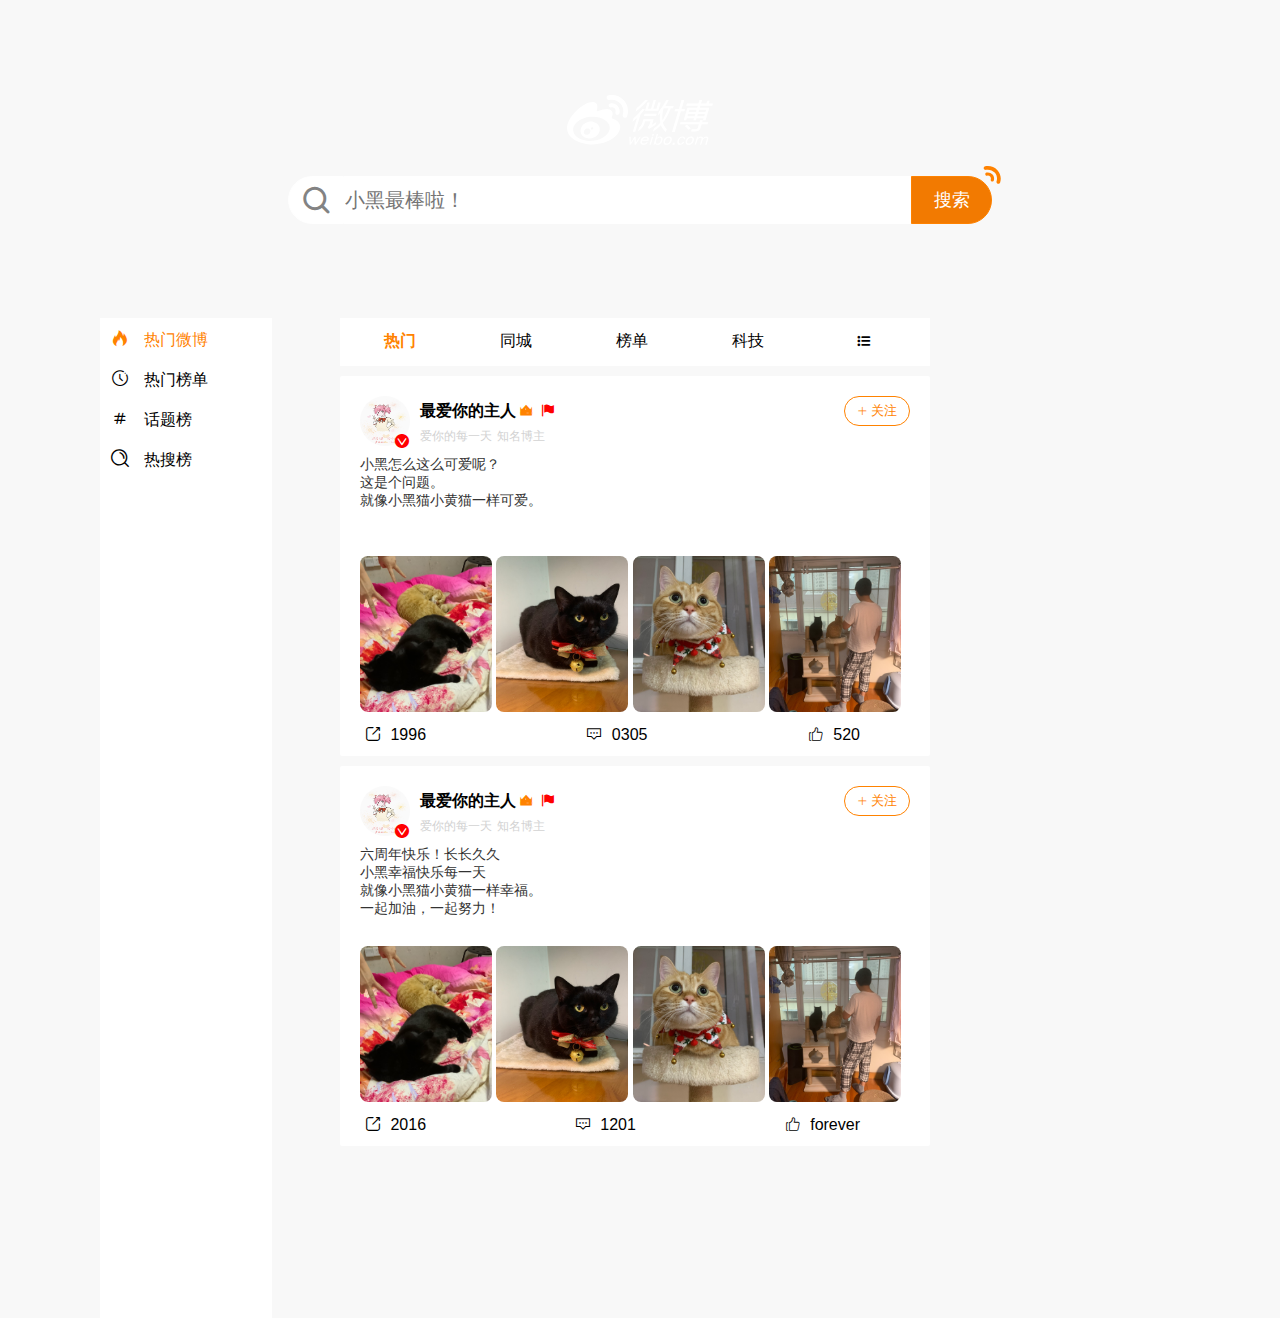
<file: index.html>
<!DOCTYPE html>
<html lang="en">
  <head>
    <meta charset="UTF-8" />
    <meta http-equiv="X-UA-Compatible" content="IE=edge" />
    <meta name="viewport" content="width=device-width, initial-scale=1.0" />
    <title>旧浪微博 - 随时随地回顾往事</title>
    <link rel="icon" href="https://weibo.com/favicon.ico" />
    <link rel="stylesheet" href="./css/base.css" />
    <link rel="stylesheet" href="./css/index.css" />
    <link rel="stylesheet" href="./font/iconfont.css" />
  </head>
  <body>
    <!-- header -->
    <div id="header">
      <video
        loop="loop"
        autoplay="autoplay"
        muted="muted"
        src="https://a.sinaimg.cn/mintra/pic/2112130543/weibo_login.mp4"
        poster="https://a.sinaimg.cn/mintra/pic/2112130400/18weibo_login.png"
      >
        抱歉，您的浏览器不支持内嵌视频
      </video>
      <!-- search bar on top -->
      <div class="header-center">
        <div class="header-center-logo">
          <img src="./images/logo.svg" alt="sinaimg" />
        </div>
        <div class="header-center-input">
          <div class="header-center-input-icon">
            <span class="iconfont icon-search1"></span>
          </div>
          <input
            type="text"
            placeholder="小黑最棒啦！"
            class="header-center-input-form"
          />
          <div class="header-center-input-search">搜索</div>
          <div class="header-center-input-search-logo">
            <img src="./images/search-log.svg" alt="" />
          </div>
        </div>
      </div>
    </div>
    <!-- nav bar -->
    <div id="nav">
      <div class="nav-center">
        <div class="nav-center-logo">
          <img src="./images/logo.jpg" alt="weibologo" />
        </div>
        <div class="nav-center-search">
          <div class="iconfont icon-search1 active"></div>
          <input type="text" placeholder="搜索微博" />
          <div class="nav-center-search-radius"></div>
          <div class="search-history">暂无搜索历史</div>
        </div>
        <div class="nav-center-five">
          <div class="iconfont icon-shouye"></div>
          <div class="iconfont icon-shipin"></div>
          <div class="iconfont icon-huo"></div>
          <div class="iconfont icon-duanxin"></div>
          <div class="iconfont icon-geren"></div>
        </div>
        <div class="nav-center-functions">
          <div class="nav-center-login">登录</div>
          <div class="nav-center-register">注册</div>
          <div class="nav-center-mode iconfont icon-weibiaoti-"></div>
          <div class="nav-center-publish iconfont icon-liuyan"></div>
        </div>
        <div class="nav-center-divider">
          <img src="./images/DividerTall.png" alt="" />
        </div>
        <div class="nav-center-accessibility">无障碍</div>
      </div>
    </div>
    <!-- main part -->
    <div id="main">
      <div class="main-center">
        <div class="main-left">
          <div>
            <span class="iconfont icon-huo"></span>
            热门微博
          </div>
          <div>
            <span class="iconfont icon-shizhong"></span>
            热门榜单
          </div>
          <div>
            <span class="iconfont icon-huatifuhao"></span>
            话题榜
          </div>
          <div>
            <span class="iconfont icon-search"></span>
            热搜榜
          </div>
        </div>
        <!-- main part of page -->
        <div class="main">
          <div class="main-top">
            <div>热门</div>
            <div>同城</div>
            <div>榜单</div>
            <div>科技</div>
            <div class="iconfont icon-et-more1"></div>
          </div>
          <div class="main-scroller-container">
            <div class="scroller-item">
              <div class="feed-avatar">
                <img src="./images/avatar.jpeg" alt="avatar-img" />
                <span class="iconfont icon-renzheng"></span>
              </div>
              <div class="feed-head">
                <div class="head-nick">
                  <div class="head-name">最爱你的主人</div>
                  <span class="iconfont icon-huangguan"></span>
                  <span class="iconfont icon-hongqi"></span>
                </div>
                <div class="head-info">
                  <div class="head-info-time">爱你的每一天</div>
                  <div class="head-info-profile">知名博主</div>
                </div>
              </div>
              <div class="feed-follow">
                <span class="iconfont icon-jiahao1"></span>
                关注
              </div>
              <div class="blog">
                <div>
                  小黑怎么这么可爱呢？<br />
                  这是个问题。<br />
                  就像小黑猫小黄猫一样可爱。
                </div>
                <img src="./images/4.jpeg" alt="" />
                <img src="./images/2.jpeg" alt="" />
                <img src="./images/3.jpeg" alt="" />
                <img src="./images/1.jpeg" alt="" />
              </div>
              <div class="toolbar">
                <div class="share">
                  <span class="icon iconfont icon-fenxiang_2"></span>
                  1996
                </div>
                <div class="comment">
                  <span class="icon iconfont icon-pinglun"></span>
                  0305
                </div>
                <div class="like">
                  <span class="icon iconfont icon-dianzan"></span>
                  520
                </div>
              </div>
            </div>
            <div class="scroller-item">
              <div class="feed-avatar">
                <img src="./images/avatar.jpeg" alt="avatar-img" />
                <span class="iconfont icon-renzheng"></span>
              </div>
              <div class="feed-head">
                <div class="head-nick">
                  <div class="head-name">最爱你的主人</div>
                  <span class="iconfont icon-huangguan"></span>
                  <span class="iconfont icon-hongqi"></span>
                </div>
                <div class="head-info">
                  <div class="head-info-time">爱你的每一天</div>
                  <div class="head-info-profile">知名博主</div>
                </div>
              </div>
              <div class="feed-follow">
                <span class="iconfont icon-jiahao1"></span>
                关注
              </div>
              <div class="blog">
                <div>
                  六周年快乐！长长久久<br />
                  小黑幸福快乐每一天<br />
                  就像小黑猫小黄猫一样幸福。 <br />
                  一起加油，一起努力！ <br />
                </div>
                <img src="./images/4.jpeg" alt="" />
                <img src="./images/2.jpeg" alt="" />
                <img src="./images/3.jpeg" alt="" />
                <img src="./images/1.jpeg" alt="" />
              </div>
              <div class="toolbar">
                <div class="share">
                  <span class="icon iconfont icon-fenxiang_2"></span>
                  2016
                </div>
                <div class="comment">
                  <span class="icon iconfont icon-pinglun"></span>
                  1201
                </div>
                <div class="like">
                  <span class="icon iconfont icon-dianzan"></span>
                  forever
                </div>
              </div>
            </div>
          </div>
        </div>
        <div class="main-right">
          <div class="main-right-top">
            <img src="./images/text.png" alt="" />
            <div class="login">立即登录</div>
            <div class="register">
              还没有微博？
              <a href="">立即注册！</a>
            </div>
          </div>
          <div class="main-right-trends">
            <div class="trends-head">
              <div class="trends-head-title">微博热搜</div>
              <div class="trends-head-refresh">
                <div class="iconfont icon-shuaxin">点击刷新</div>
              </div>
            </div>
          </div>
        </div>
      </div>
    </div>
    <script src="./js/jquery-1.12.4.js"></script>
    <script src="./js/index.js"></script>
  </body>
</html>
</file>
<file: css/base.css>
body {
    margin: 0;
    padding: 0;
    font-family: "-apple-system","MIcrosoft YaHei",sans-serif !important;
    background-color: #F8F8F8;
}
blockquote, body, button, dd, dl, dt, fieldset, form, h1, h2, h3, h4, h5, h6, hr, input, legend, li, ol, p, pre, td, textarea, th, ul {
    margin: 0;
    padding: 0;
}
a {
    text-decoration: none;
    color:#999;
    font-size: 12px;
}
a:hover {
    color: #FE8C00;
}
p {
    margin-top: 0;
    margin-bottom: 0;
}
ul {
    margin: 0;
    padding: 0;
}
li {
    list-style: none;
    padding: 0;
    margin: 0;
}
dl {
    margin: 0;
}
dd {
    margin: 0;
}
input:focus {
    outline: none;
}
</file>
<file: css/index.css>
#header {
  width: 100%;
  height: 310px;
  position: relative;
}
#header video {
  width: 100%;
  height: 310px;
  bottom: 0;
  left: 50%;
  transform: translateX(-50%);
  position: absolute;
  z-index: 0;
  object-fit: cover;
}
#header .header-center {
  width: 1130px;
  height: 270px;
  margin: 0 auto;
  position: relative;
}
#header .header-center .header-center-logo {
  width: 146px;
  height: 50px;
  position: absolute;
  top: 35%;
  left: 50%;
  margin-left: -73px;
}
#header .header-center .header-center-input {
  width: 704px;
  height: 46px;
  position: absolute;
  top: 65%;
  left: 50%;
  margin-left: -352px;
}
#header .header-center .header-center-input-icon {
  width: 54px;
  height: 46px;
  background-color: white;
  text-align: center;
  line-height: 46px;
  border: 1px solid #fff;
  border-radius: 30px 0 0 30px;
  float: left;
}
#header .header-center .header-center-input-icon span {
  font-size: 30px;
  font-weight: bold;
  color: #838383;
}
#header .header-center .header-center-input-form {
  width: 565px;
  height: 46px;
  border: 1px solid #fff;
  float: left;
  line-height: 46px;
  font-size: 20px;
}
#header .header-center .header-center-input-search {
  width: 79px;
  height: 46px;
  background-color: #f27a01;
  border: 1px solid #ff8200;
  line-height: 46px;
  text-align: center;
  color: white;
  float: left;
  font-size: 18px;
  border-radius: 0 30px 30px 0;
}
#header .header-center .header-center-input-search:hover {
  background-color: #ff5900;
}
#header .header-center .header-center-input-search-logo {
  width: 50px;
  height: 40px;
  position: absolute;
  top: -10px;
  right: -10px;
}
#nav {
  width: 100%;
  height: 57px;
  background-color: white;
  border-top: 3px solid #ff8200;
  display: none;
  position: fixed;
  top: 0;
  z-index: 5;
}
#nav .nav-center {
  width: 1340px;
  height: 57px;
  margin: 0 auto;
}
#nav .nav-center .nav-center-logo {
  width: 127px;
  height: 43px;
  float: left;
}
#nav .nav-center .nav-center-logo img {
  width: 90px;
  margin-top: 12px;
  margin-left: 40px;
}
#nav .nav-center .nav-center-search {
  width: 200px;
  height: 32px;
  float: left;
  margin-top: 12.5px;
  margin-left: 20px;
}
#nav .nav-center .nav-center-search div {
  width: 32px;
  height: 32px;
  border: 1px solid #eee;
  border-radius: 15px 0 0 15px;
  float: left;
  background-color: #eee;
  text-align: center;
  line-height: 32px;
  font-size: 20px;
  color: black;
}
#nav .nav-center .nav-center-search input {
  width: 132px;
  height: 34px;
  float: left;
  border: none;
  background-color: #eee;
}
#nav .nav-center .nav-center-search .nav-center-search-radius {
  border-radius: 0 15px 15px 0;
}
#nav .nav-center .nav-center-search .search-history {
  width: 200px;
  height: 250px;
  background-color: white;
  border-radius: 0 0 5px 5px;
  margin-top: 5px;
  box-shadow: 1px 1px 1px #f5f5f5;
  text-align: center;
  line-height: 250px;
  display: none;
  font-size: 15px;
  z-index: 4;
}
#nav .nav-center .nav-center-five {
  width: 580px;
  height: 57px;
  float: left;
}
#nav .nav-center .nav-center-five div {
  width: 110px;
  height: 55px;
  text-align: center;
  line-height: 57px;
  float: left;
  font-size: 30px;
}
#nav .nav-center .nav-center-five div:nth-child(3) {
  color: #ff8200;
  border-bottom: 2px solid #ff8200;
}
#nav .nav-center .nav-center-five div:hover {
  color: #ff8200;
  cursor: pointer;
}
#nav .nav-center .nav-center-functions {
  width: 256px;
  height: 30px;
  float: left;
  margin-top: 13px;
}
#nav .nav-center .nav-center-functions .nav-center-login,
#nav .nav-center .nav-center-functions .nav-center-register {
  width: 60px;
  height: 30px;
  border-radius: 15px;
  text-align: center;
  line-height: 30px;
  float: left;
}
#nav .nav-center .nav-center-functions .nav-center-login {
  background-color: #ff8200;
  color: #fff;
}
#nav .nav-center .nav-center-functions .nav-center-register {
  color: #ccc;
  padding: 0 10px;
}
#nav .nav-center .nav-center-functions .nav-center-mode {
  width: 30px;
  height: 30px;
  border-radius: 15px;
  float: left;
  background-color: #eee;
  text-align: center;
  line-height: 30px;
  margin-left: 20px;
}
#nav .nav-center .nav-center-functions .nav-center-publish {
  width: 30px;
  height: 30px;
  border-radius: 15px;
  float: left;
  background-color: #ff8200;
  text-align: center;
  line-height: 30px;
  margin-left: 20px;
  color: white;
}
#nav .nav-center .nav-center-functions div {
  cursor: pointer;
}
#nav .nav-center .nav-center-divider {
  width: 5px;
  height: 50px;
  float: left;
}
#nav .nav-center .nav-center-divider img {
  width: 4px;
  height: 30px;
  margin-top: 12px;
}
#nav .nav-center .nav-center-accessibility {
  width: 66px;
  height: 30px;
  border-radius: 15px;
  background-color: #eee;
  text-align: center;
  line-height: 30px;
  float: left;
  margin-top: 13px;
  margin-left: 15px;
}
#nav .nav-center .nav-center-accessibility:hover {
  cursor: pointer;
}
#main {
  width: 100%;
  background: #f5f5f5;
  margin-top: 8px;
}
#main .main-center {
  width: 100%;
  background: #f5f5f5;
  margin: 0 auto;
  position: relative;
}
#main .main-center .main-left {
  width: 172px;
  height: 1000px;
  background-color: #fff;
  position: absolute;
  left: 100px;
}
#main .main-center .main-left div {
  width: 172px;
  height: 40px;
  font-size: 16px;
  line-height: 40px;
}
#main .main-center .main-left div span {
  display: inline-block;
  width: 40px;
  text-align: center;
  font-size: 18px;
}
#main .main-center .main-left div:nth-child(1) {
  color: #ff8200;
}
#main .main-center .main-left div:hover {
  background-color: #eee;
  cursor: pointer;
}
#main .main-center .main {
  width: 640px;
  height: 1000px;
  position: absolute;
  left: 330px;
  margin-left: 10px;
}
#main .main-center .main .main-top {
  width: 590px;
  height: 48px;
  background-color: white;
}
#main .main-center .main .main-top div {
  width: 70px;
  height: 30px;
  float: left;
  margin: 5px 8px;
  text-align: center;
  line-height: 30px;
  padding: 3px 15px;
}
#main .main-center .main .main-top div:nth-child(1) {
  color: #ff8200;
  font-weight: bold;
  margin-left: 10px;
}
#main .main-center .main .main-top div:hover {
  cursor: pointer;
  color: #ff8200;
  background-color: rgba(255, 130, 0, 0.1);
  border-radius: 23px;
}
#main .main-center .main .main-top div:last-child:hover {
  cursor: pointer;
  background-color: white;
  color: black;
}
#main .main-center .main .main-scroller-container {
  width: 590px;
}
#main .main-center .main .main-scroller-container .scroller-item {
  height: 360px;
  border-radius: 2px;
  margin-top: 10px;
  margin-bottom: 10px;
  padding: 20px 20px 0 20px;
  background-color: white;
}
#main .main-center .main .main-scroller-container .scroller-item .feed-avatar {
  height: 50px;
  width: 60px;
  position: relative;
  float: left;
}
#main .main-center .main .main-scroller-container .scroller-item .feed-avatar img {
  height: 50px;
  width: 50px;
  border-radius: 25px;
  z-index: 0;
}
#main .main-center .main .main-scroller-container .scroller-item .feed-avatar span {
  display: inline-block;
  position: absolute;
  right: 10px;
  bottom: -3px;
  color: red;
}
#main .main-center .main .main-scroller-container .scroller-item .feed-head {
  height: 50px;
  width: 400px;
  float: left;
  margin-bottom: 5px;
  padding-top: 5px;
}
#main .main-center .main .main-scroller-container .scroller-item .feed-head .head-nick {
  height: 20px;
  width: 400px;
  float: left;
}
#main .main-center .main .main-scroller-container .scroller-item .feed-head .head-nick .head-name {
  font-weight: 700;
  float: left;
}
#main .main-center .main .main-scroller-container .scroller-item .feed-head .head-nick span:nth-child(2) {
  color: #ff8200;
  padding: 0 2px;
}
#main .main-center .main .main-scroller-container .scroller-item .feed-head .head-nick span:nth-child(3) {
  color: red;
  padding: 0 2px;
  font-size: 12px;
}
#main .main-center .main .main-scroller-container .scroller-item .feed-head .head-info {
  width: 400px;
  height: 30px;
  line-height: 30px;
  float: left;
  font-size: 12px;
  color: #d2d2d2;
}
#main .main-center .main .main-scroller-container .scroller-item .feed-head .head-info .head-info-time {
  float: left;
  margin-right: 5px;
}
#main .main-center .main .main-scroller-container .scroller-item .feed-head .head-info .head-info-profile {
  float: left;
}
#main .main-center .main .main-scroller-container .scroller-item .feed-follow {
  width: 64px;
  height: 28px;
  border: 1px solid #ff8200;
  border-radius: 15px;
  line-height: 28px;
  float: right;
  font-size: 13px;
  text-align: center;
  color: #ff8200;
}
#main .main-center .main .main-scroller-container .scroller-item .feed-follow span {
  font-size: 11px;
}
#main .main-center .main .main-scroller-container .scroller-item .blog {
  width: 550px;
  height: 270px;
  float: left;
}
#main .main-center .main .main-scroller-container .scroller-item .blog div {
  width: 540px;
  height: 100px;
  font-size: 14px;
  color: #333;
  word-wrap: break-word;
}
#main .main-center .main .main-scroller-container .scroller-item .blog img {
  width: 132px;
  height: 156px;
  border-radius: 8px;
  object-fit: cover;
}
#main .main-center .main .main-scroller-container .scroller-item .toolbar {
  width: 500px;
  height: 40px;
  margin-top: 10px;
  display: flex;
  justify-content: space-between;
}
#main .main-center .main .main-scroller-container .scroller-item .toolbar div {
  float: left;
}
#main .main-center .main .main-scroller-container .scroller-item .toolbar div .icon {
  margin-left: 5px;
  margin-right: 5px;
}
#main .main-center .main .main-scroller-container .scroller-item .toolbar div:hover {
  cursor: pointer;
  color: #ff8200;
}
#main .main-center .main .main-scroller-container .scroller-item .toolbar div:hover span {
  border-radius: 4px;
}
#main .main-center .main-right {
  width: 240px;
  height: 1000px;
  float: left;
  position: absolute;
  top: 0;
  left: 1000px;
}
#main .main-center .main-right .main-right-top {
  width: 290px;
  height: 184px;
  background: url(../images/bg.jpg);
  background-size: cover;
  border-radius: 4px;
}
#main .main-center .main-right .main-right-top img {
  margin-left: 73.5px;
  margin-top: 20px;
}
#main .main-center .main-right .main-right-top .login {
  width: 160px;
  height: 34px;
  background-color: #ff8200;
  color: white;
  font-weight: 800;
  border-radius: 25px;
  text-align: center;
  line-height: 34px;
  margin-left: 65px;
  margin-top: 15px;
}
#main .main-center .main-right .main-right-top .login:hover {
  cursor: pointer;
  background-color: #ff5900;
}
#main .main-center .main-right .main-right-top .register {
  width: 160px;
  height: 20px;
  color: #939393;
  font-size: 14px;
  margin-top: 10px;
  margin-left: 65px;
}
#main .main-center .main-right .main-right-top .register a {
  font-size: 14px;
  color: #ff8200;
}
#main .main-center .main-right .main-right-top .register a:hover {
  text-decoration: underline;
}
#main .main-center .main-right .main-right-trends {
  width: 290px;
  height: 490px;
  background-color: white;
  border-radius: 4px;
  margin-top: 10px;
}
#main .main-center .main-right .main-right-trends .trends-head {
  width: 280px;
  height: 40px;
  border-bottom: 1px solid rgba(198, 198, 198, 0.1);
}
#main .main-center .main-right .main-right-trends .trends-head .trends-head-title {
  margin: 10px 0 4px 15px;
  font-size: 16px;
  float: left;
}
#main .main-center .main-right .main-right-trends .trends-head .trends-head-refresh {
  width: 90px;
  height: 40px;
  line-height: 40px;
  float: right;
  font-weight: bold;
}
#main .main-center .main-right .main-right-trends .trends-head .trends-head-refresh div {
  color: #939393;
  font-size: 14px;
}
#main .main-center .main-right .main-right-trends .trends-head .trends-head-refresh:hover {
  cursor: pointer;
}
#main .main-center .main-right .main-right-trends .trend {
  width: 290px;
  height: 40px;
  line-height: 40px;
  float: left;
  font-size: 14px;
  margin-left: 10px;
  border-bottom: 1px solid rgba(198, 198, 198, 0.1);
}
#main .main-center .main-right .main-right-trends .trend div {
  float: left;
  height: 40px;
  font-weight: 500px;
}
#main .main-center .main-right .main-right-trends .trend div:nth-child(1) {
  width: 30px;
  font-size: 16px;
  font-weight: 600;
}
#main .main-center .main-right .main-right-trends .trend div:nth-child(2) {
  width: 160px;
  color: #333;
  font-size: 12px;
  float: left;
  overflow: hidden;
  white-space: nowrap;
  text-overflow: ellipsis;
}
#main .main-center .main-right .main-right-trends .trend .trend-views {
  width: 50px;
  color: #939393;
  font-size: 12px;
  margin-left: 10px;
}
#main .main-center .main-right .main-right-trends .trend .trend-status {
  width: 15px;
  height: 15px;
  color: white;
  background-color: #ff9406;
  line-height: 15px;
  text-align: center;
  border-radius: 4px;
  margin-top: 13px;
}
#main .main-center .main-right .main-right-trends .trend:hover {
  cursor: pointer;
}
#main .main-center .main-right .main-right-trends .see-full-trends {
  width: 290px;
  height: 40px;
  text-align: center;
  line-height: 40px;
  color: #939393;
  font-size: 14px;
}
#main .main-center .main-right .main-right-trends .see-full-trends:hover {
  cursor: pointer;
  color: #c8c8c8;
}
</file>
<file: font/iconfont.css>
@font-face {
  font-family: "iconfont"; /* Project id  */
  src: url('iconfont.ttf?t=1644541184445') format('truetype');
}

.iconfont {
  font-family: "iconfont" !important;
  font-size: 16px;
  font-style: normal;
  -webkit-font-smoothing: antialiased;
  -moz-osx-font-smoothing: grayscale;
}

.icon-9:before {
  content: "\f0034";
}

.icon-8:before {
  content: "\f0035";
}

.icon-7:before {
  content: "\f0036";
}

.icon-6:before {
  content: "\f0037";
}

.icon-5:before {
  content: "\f0038";
}

.icon-4:before {
  content: "\f0039";
}

.icon-3:before {
  content: "\f003a";
}

.icon-2:before {
  content: "\f003b";
}

.icon-dianzan:before {
  content: "\f010d";
}

.icon-guanyuwomen:before {
  content: "\e684";
}

.icon-jiahao1:before {
  content: "\e727";
}

.icon-huo:before {
  content: "\e66c";
}

.icon-duanxin:before {
  content: "\e647";
}

.icon-1:before {
  content: "\e630";
}

.icon-et-more1:before {
  content: "\e66a";
}

.icon-liuyan:before {
  content: "\e65e";
}

.icon-kefu:before {
  content: "\e63c";
}

.icon-chakantiezigengduojubao:before {
  content: "\e66b";
}

.icon-top:before {
  content: "\e626";
}

.icon-shouye:before {
  content: "\e62a";
}

.icon-pinglun:before {
  content: "\e642";
}

.icon-weibiaoti-:before {
  content: "\e636";
}

.icon-shizhong:before {
  content: "\e54c";
}

.icon-shipin:before {
  content: "\e649";
}

.icon-yueliang:before {
  content: "\e6b8";
}

.icon-geren:before {
  content: "\e64c";
}

.icon-search:before {
  content: "\e72f";
}

.icon-hezuo:before {
  content: "\e605";
}

.icon-renzheng:before {
  content: "\e6a8";
}

.icon-shuaxin:before {
  content: "\e573";
}

.icon-weibo:before {
  content: "\e666";
}

.icon-fenxiang_2:before {
  content: "\e52c";
}

.icon-huatifuhao:before {
  content: "\e8b0";
}

.icon-hot:before {
  content: "\e753";
}

.icon-icon-test:before {
  content: "\e667";
}

.icon-huangguan:before {
  content: "\e615";
}

.icon-arrdown:before {
  content: "\e50c";
}

.icon-search1:before {
  content: "\e67d";
}

.icon-hongqi:before {
  content: "\e501";
}
</file>
